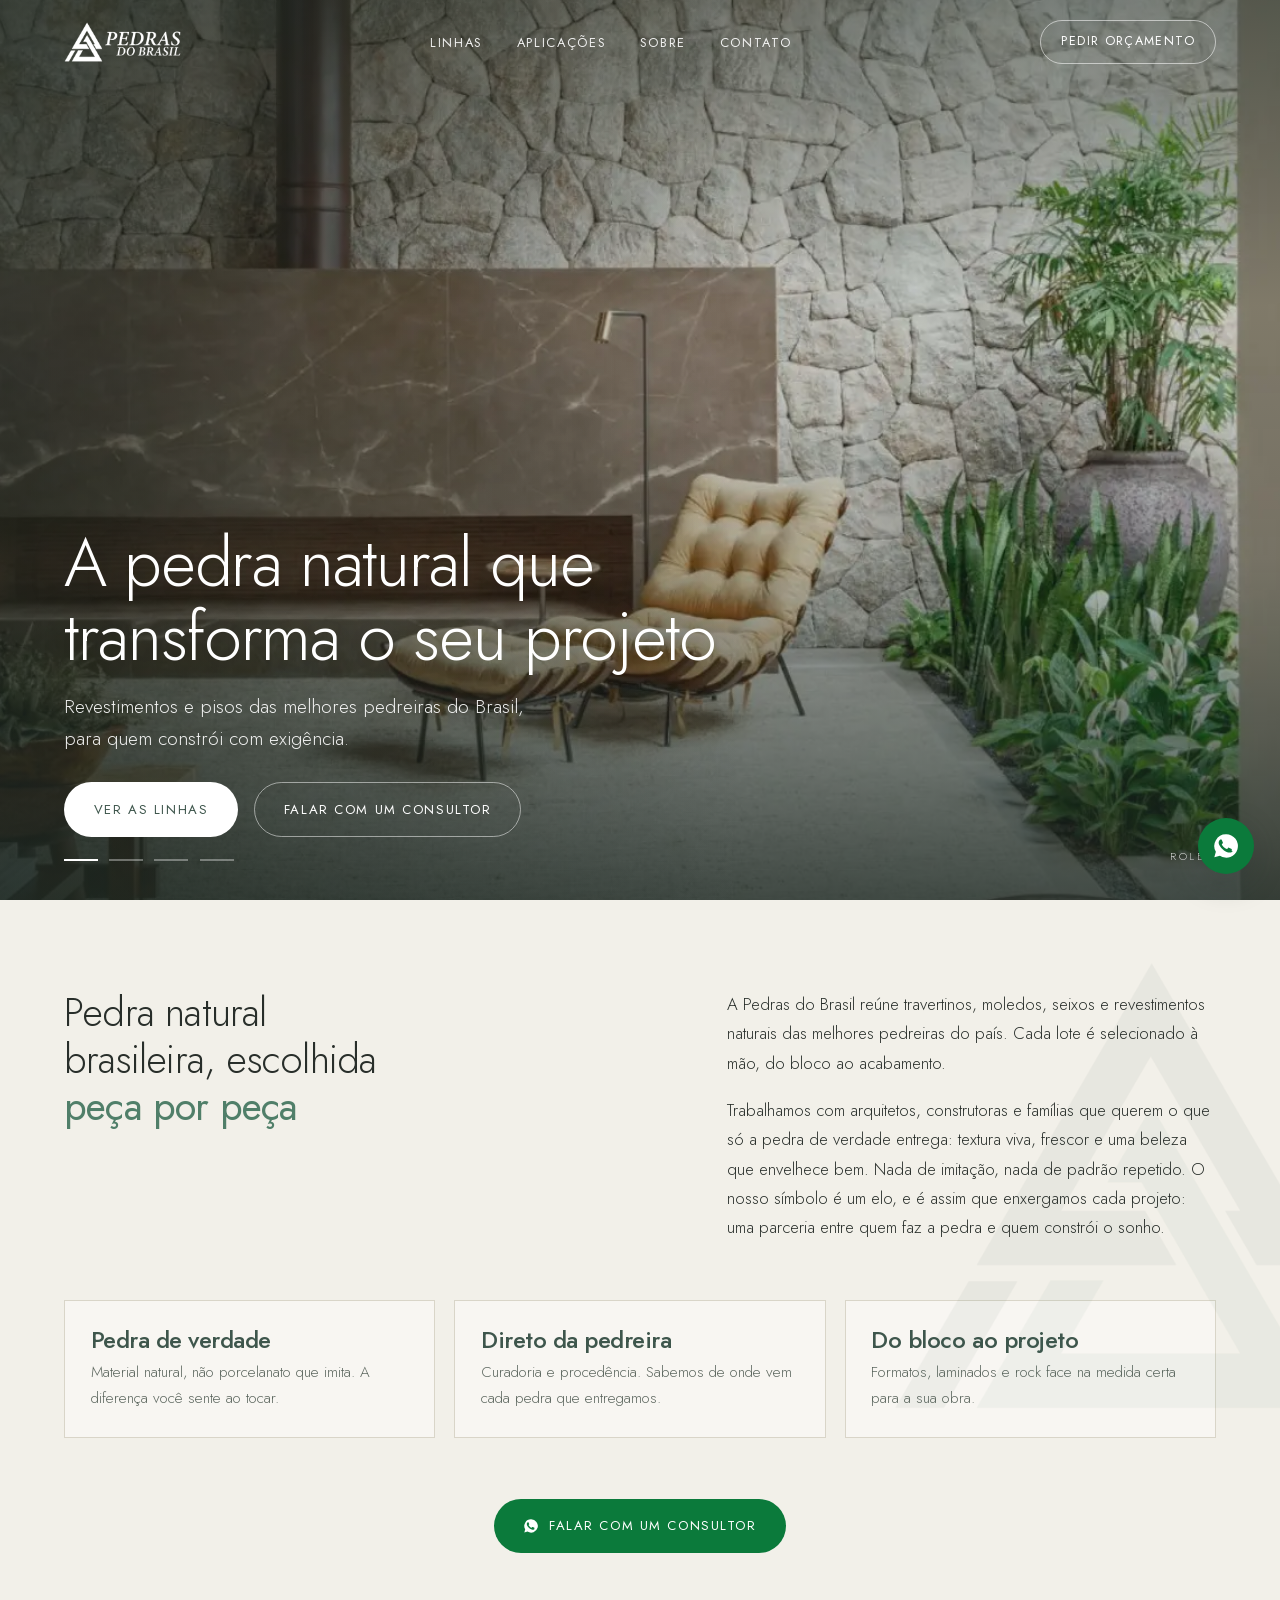
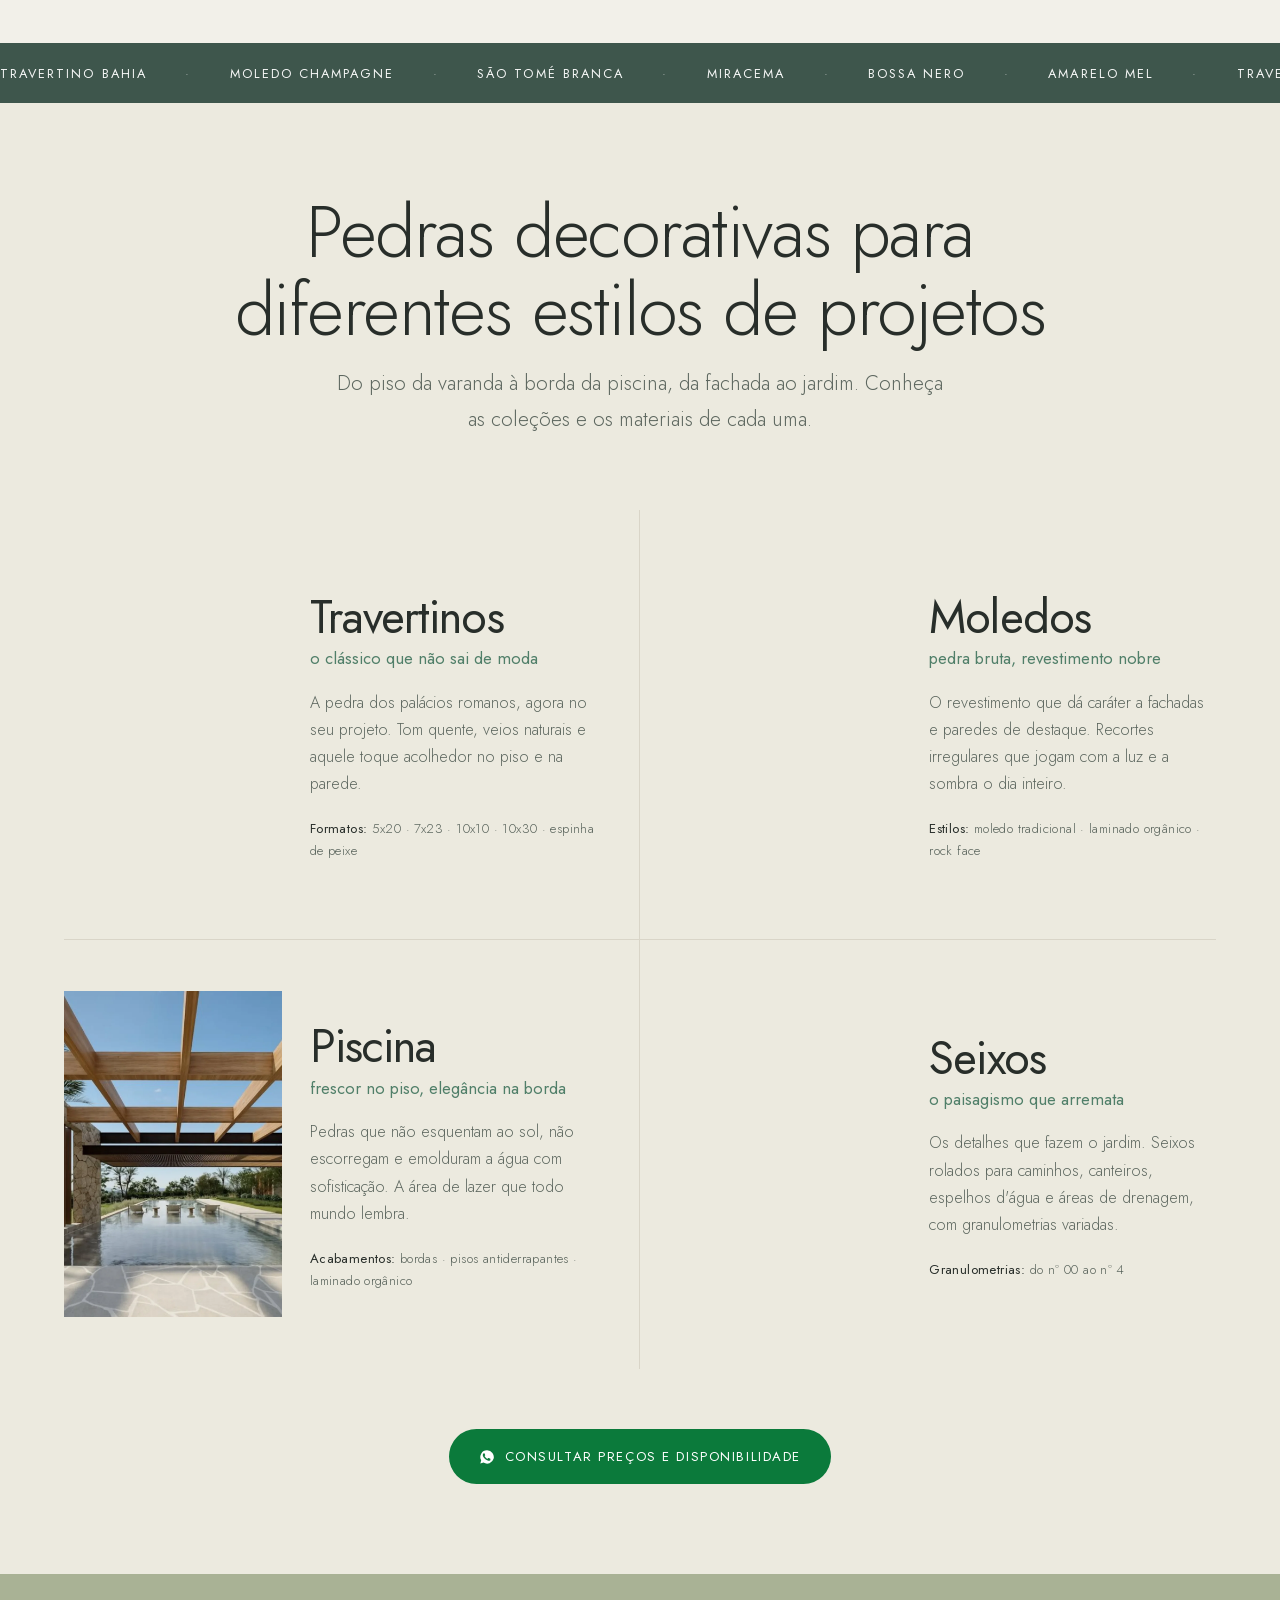
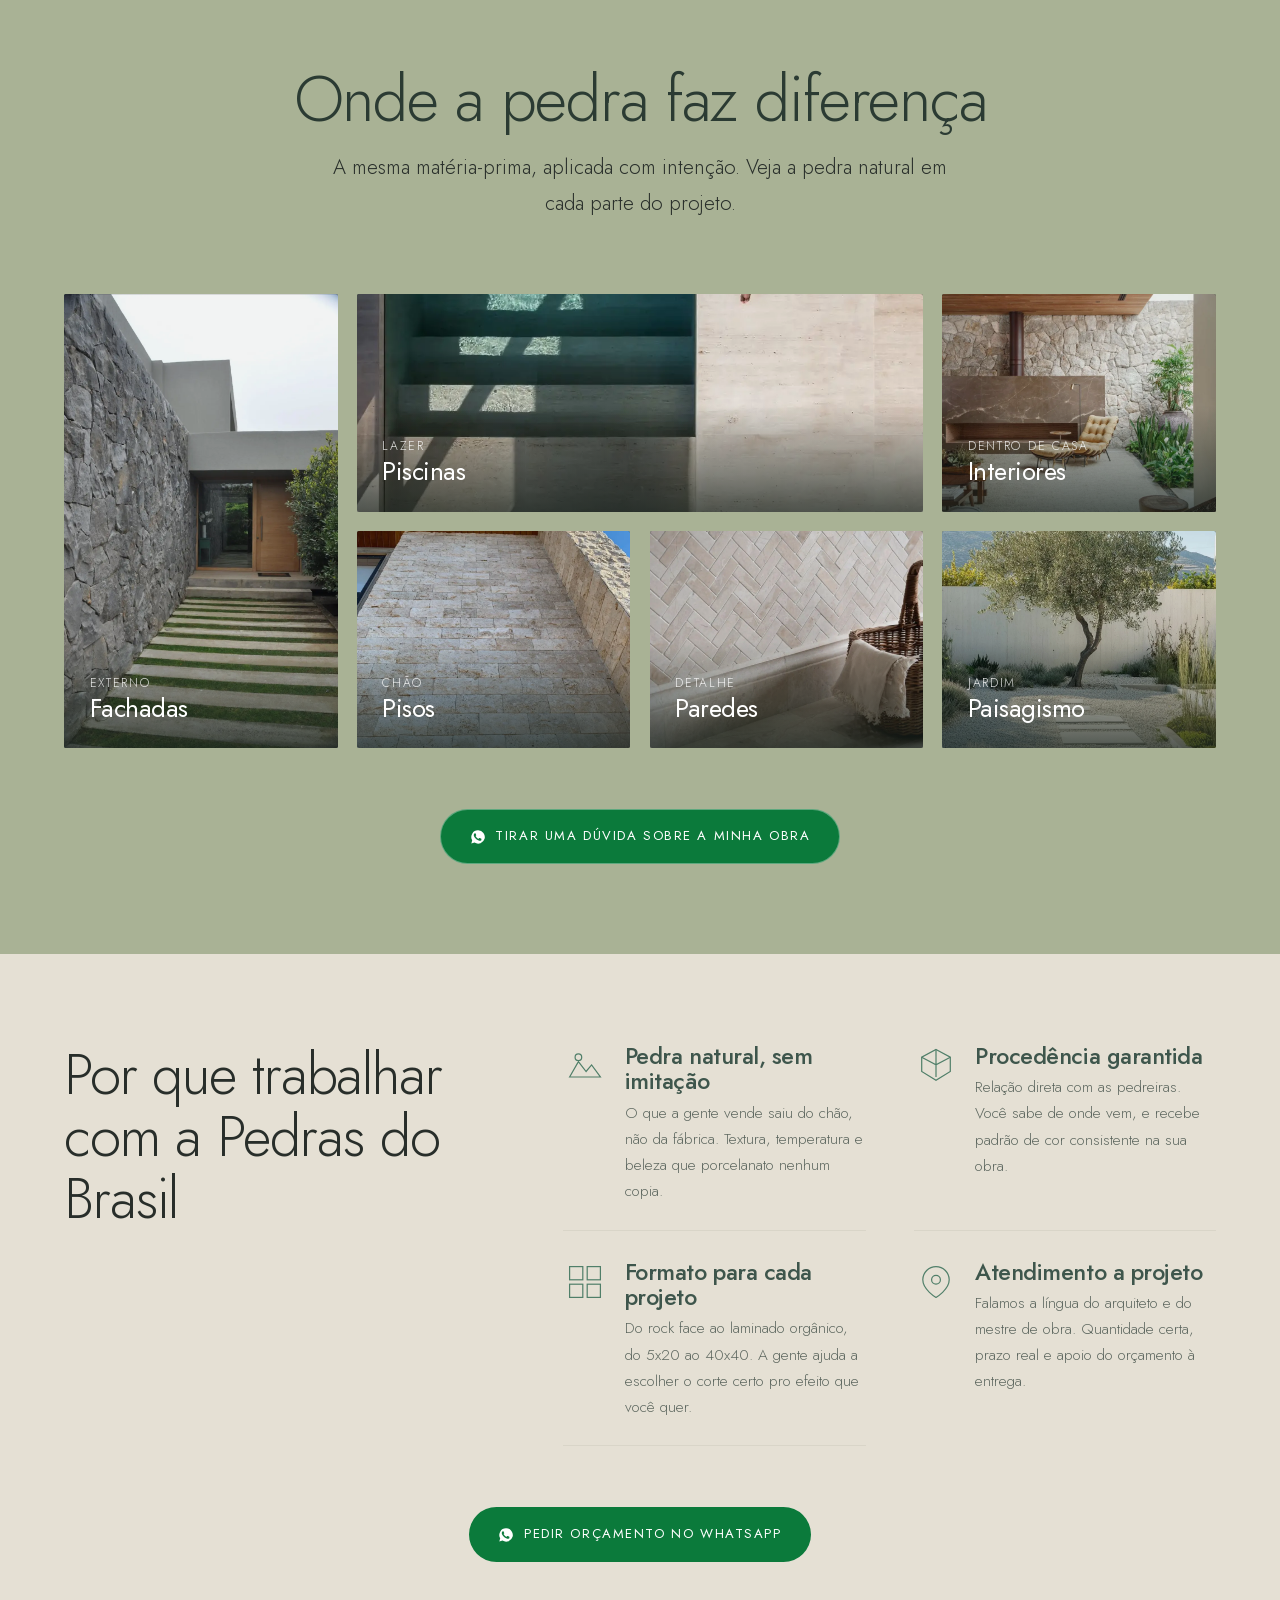
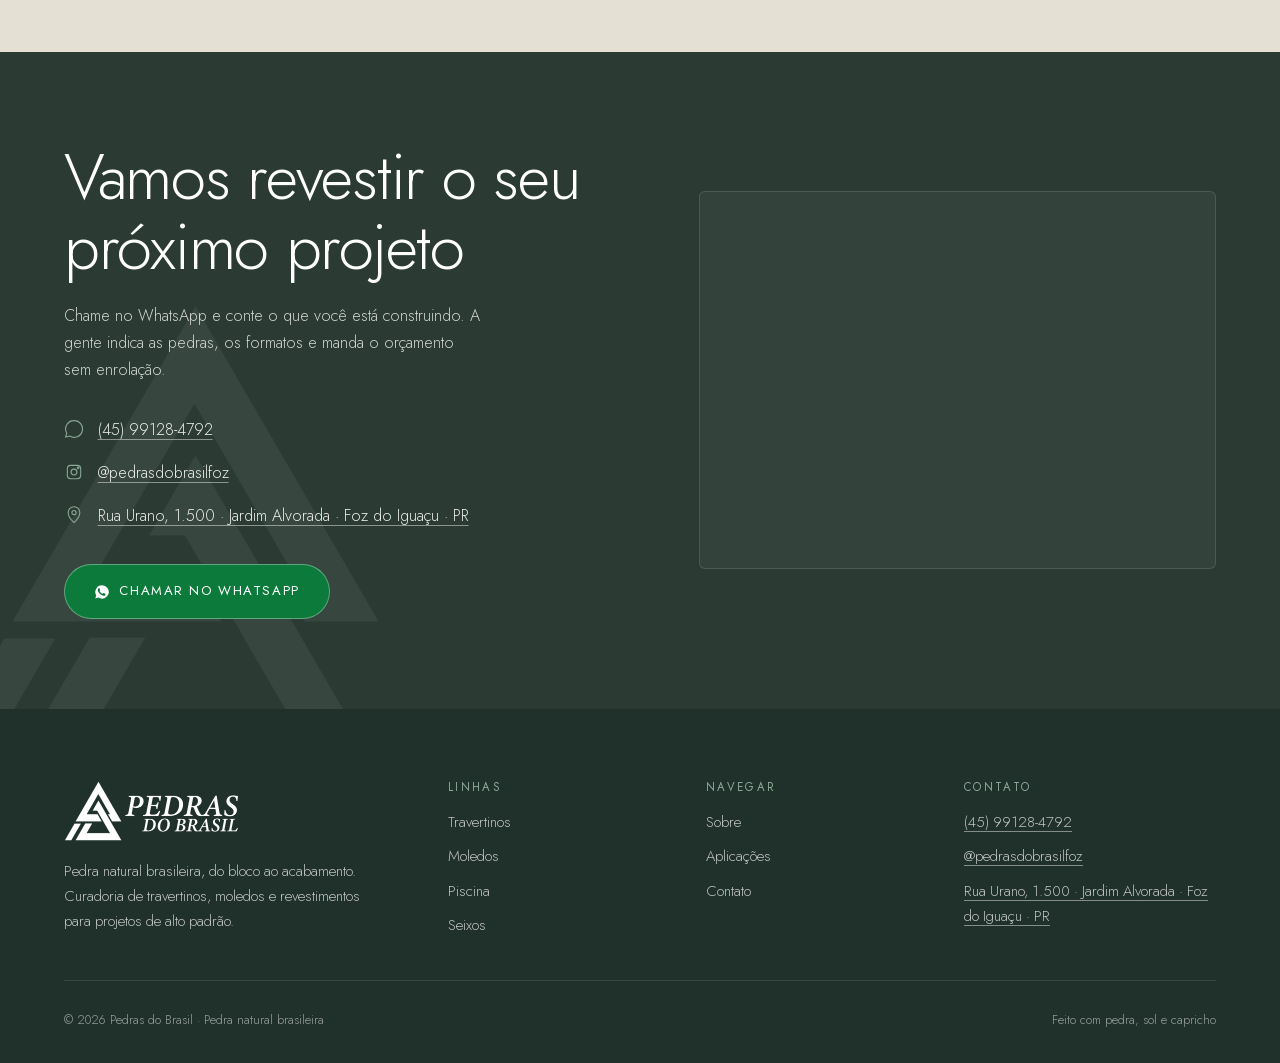
<file: index.html>
<!DOCTYPE html>
<html lang="pt-BR">
<head>
<meta charset="UTF-8">
<meta name="viewport" content="width=device-width, initial-scale=1">
<script>document.documentElement.className='js';</script>
<!-- Google Tag Manager -->
<script>(function(w,d,s,l,i){w[l]=w[l]||[];w[l].push({'gtm.start':
new Date().getTime(),event:'gtm.js'});var f=d.getElementsByTagName(s)[0],
j=d.createElement(s),dl=l!='dataLayer'?'&l='+l:'';j.async=true;j.src=
'https://www.googletagmanager.com/gtm.js?id='+i+dl;f.parentNode.insertBefore(j,f);
})(window,document,'script','dataLayer','GTM-MQ7HWKQK');</script>
<!-- End Google Tag Manager -->
<!-- Meta Pixel Code -->
<script>
!function(f,b,e,v,n,t,s)
{if(f.fbq)return;n=f.fbq=function(){n.callMethod?
n.callMethod.apply(n,arguments):n.queue.push(arguments)};
if(!f._fbq)f._fbq=n;n.push=n;n.loaded=!0;n.version='2.0';
n.queue=[];t=b.createElement(e);t.async=!0;
t.src=v;s=b.getElementsByTagName(e)[0];
s.parentNode.insertBefore(t,s)}(window, document,'script',
'https://connect.facebook.net/en_US/fbevents.js');
fbq('init', '1775236810333602');
fbq('track', 'PageView');
</script>
<noscript><img height="1" width="1" style="display:none"
src="https://www.facebook.com/tr?id=1775236810333602&ev=PageView&noscript=1"
/></noscript>
<!-- End Meta Pixel Code -->
<title>Pedras do Brasil · Revestimentos e pisos em pedra natural</title>
<meta name="description" content="Travertinos, moledos, revestimentos para piscina, calçadas e seixos em pedra natural brasileira. Curadoria de pedras das melhores pedreiras do país para projetos de alto padrão.">
<meta name="theme-color" content="#3e564c">
<link rel="icon" href="favicon.ico?v=4" sizes="any">
<link rel="icon" href="favicon-256.png?v=4" type="image/png">
<link rel="apple-touch-icon" href="favicon-256.png?v=4">

<!-- Fontes self-hosted -->
<link rel="preload" href="assets/fonts/jost-latin.woff2" as="font" type="font/woff2" crossorigin>
<link rel="preload" as="image" href="assets/img/hero-1-varanda.webp" fetchpriority="high">

<meta property="og:type" content="website">
<meta property="og:title" content="Pedras do Brasil · Pedra natural para projetos de alto padrão">
<meta property="og:description" content="Travertinos, moledos, piscina, calçadas e seixos em pedra natural brasileira.">
<meta property="og:image" content="assets/img/hero-1-varanda.webp">

<style>
/* fonte self-hosted (Jost variável, latin + latin-ext) */
@font-face{font-family:'Jost';font-style:normal;font-weight:300 500;font-display:swap;src:url('assets/fonts/jost-latinext.woff2') format('woff2');unicode-range:U+0100-02BA,U+02BD-02C5,U+02C7-02CC,U+02CE-02D7,U+02DD-02FF,U+0304,U+0308,U+0329,U+1D00-1DBF,U+1E00-1E9F,U+1EF2-1EFF,U+2020,U+20A0-20AB,U+20AD-20C0,U+2113,U+2C60-2C7F,U+A720-A7FF;}
@font-face{font-family:'Jost';font-style:normal;font-weight:300 500;font-display:swap;src:url('assets/fonts/jost-latin.woff2') format('woff2');unicode-range:U+0000-00FF,U+0131,U+0152-0153,U+02BB-02BC,U+02C6,U+02DA,U+02DC,U+0304,U+0308,U+0329,U+2000-206F,U+2074,U+20AC,U+2122,U+2191,U+2193,U+2212,U+2215,U+FEFF,U+FFFD;}
:root{
  --verde-900:#2b3b33; --verde-800:#3e564c; --verde-700:#465f54; --verde-600:#507f69; --verde-400:#8aa798;
  /* verde do WhatsApp: os botoes de conversa saem do verde da marca e assumem
     o verde do app. E o tom escuro da paleta dele, o unico que sustenta texto
     branco em AA; o #25D366 puro daria 2:1 e o rotulo sumiria no sol. */
  --wa:#0b7a3b; --wa-hover:#096330;
  --verde-bambu:#a9b295; --bambu-texto:#282e2a;
  --areia:#f2f0e9; --areia-2:#eceadf; --pedra:#e5e0d4; --linha:#d9d5c8;
  --tinta:#282e2a; --tinta-suave:#5d675f; --branco:#fbfaf6;
  --serif:'Jost','Helvetica Neue',Arial,sans-serif;
  --sans:'Jost','Helvetica Neue',Arial,sans-serif;
  --ease:cubic-bezier(.22,.61,.36,1);
  --gut:clamp(1.25rem,5vw,5.5rem);
  --maxw:1360px;
}
*{margin:0;padding:0;box-sizing:border-box}
/* o hidden só no body não segura o arrasto lateral no Safari do iPhone: quem
   rola o documento lá é o html. clip prende de verdade, sem criar contexto de
   rolagem que quebraria o position:sticky do cabeçalho. */
html{-webkit-text-size-adjust:100%;scroll-behavior:smooth;overflow-x:clip}
body{
  font-family:var(--sans); font-weight:300; color:var(--tinta); background:var(--areia);
  line-height:1.7; -webkit-font-smoothing:antialiased; text-rendering:optimizeLegibility;
  overflow-x:hidden; overflow-x:clip; /* hidden é o fallback de quem não tem clip */
}
img{display:block;max-width:100%;height:auto}
a{color:inherit;text-decoration:none}
::selection{background:var(--verde-600);color:#fff}
.container{width:100%;max-width:var(--maxw);margin-inline:auto;padding-inline:var(--gut)}

/* tipografia base */
h1,h2,h3{font-family:var(--serif);font-weight:300;line-height:1.1;letter-spacing:-.02em}
.em{color:var(--verde-600);font-weight:400}
.label{font-family:var(--sans);font-weight:400;font-size:.7rem;letter-spacing:.26em;text-transform:uppercase}
.lead{font-size:clamp(1.05rem,1.6vw,1.28rem);line-height:1.75;color:var(--tinta-suave);font-weight:300}

/* ============ NAV ============ */
.nav{position:fixed;inset:0 0 auto 0;z-index:60;transition:background .5s var(--ease),box-shadow .5s var(--ease)}
.nav__in{display:flex;align-items:center;justify-content:space-between;height:84px}
.nav__brand{position:relative;display:inline-flex;line-height:0}
.nav__logo{height:40px;width:auto;transition:opacity .4s}
.nav__logo--dark{position:absolute;top:0;left:0;opacity:0}
.nav__links{display:flex;align-items:center;gap:2.1rem;list-style:none}
.nav__links a{font-family:var(--sans);font-weight:400;font-size:.8rem;letter-spacing:.13em;text-transform:uppercase;color:#fff;opacity:.9;transition:opacity .3s,color .3s;position:relative}
.nav__links a::after{content:"";position:absolute;left:0;bottom:-6px;height:1px;width:0;background:currentColor;transition:width .35s var(--ease)}
.nav__links a:hover{opacity:1}.nav__links a:hover::after{width:100%}
.nav__cta{font-family:var(--sans);font-weight:400;font-size:.78rem;letter-spacing:.11em;text-transform:uppercase;
  border:1px solid rgba(255,255,255,.55);color:#fff;padding:.62rem 1.25rem;border-radius:100px;transition:all .35s var(--ease)}
.nav__cta:hover{background:#fff;color:var(--verde-800);border-color:#fff}
.nav__burger{display:none;background:none;border:0;cursor:pointer;width:34px;height:24px;position:relative}
.nav__burger span{position:absolute;left:0;height:1.6px;width:100%;background:#fff;transition:.35s var(--ease)}
.nav__burger span:nth-child(1){top:3px}.nav__burger span:nth-child(2){top:11px}.nav__burger span:nth-child(3){top:19px}

/* nav sólida (scrolled) */
.nav.is-solid{background:var(--areia);box-shadow:0 1px 0 var(--linha)}
.nav.is-solid .nav__logo--light{opacity:0}
.nav.is-solid .nav__logo--dark{opacity:1}
.nav.is-solid .nav__links a{color:var(--tinta)}
.nav.is-solid .nav__cta{border-color:var(--verde-800);color:var(--verde-800)}
.nav.is-solid .nav__cta:hover{background:var(--verde-800);color:#fff}
.nav.is-solid .nav__burger span{background:var(--verde-800)}

/* ============ HERO ============ */
.hero{position:relative;height:100svh;min-height:600px;overflow:hidden;background:var(--verde-900)}
.hero__slides{position:absolute;inset:0}
.hero__slide{position:absolute;inset:0;opacity:0;transition:opacity 1.4s var(--ease)}
.hero__slide.is-active{opacity:1}
.hero__img{width:100%;height:100%;object-fit:cover;transform:scale(1.04)}
.hero.kb .hero__slide.is-active .hero__img{transform:scale(1.12);transition:transform 7s linear}
.hero__scrim{position:absolute;inset:0;
  background:linear-gradient(180deg,rgba(31,43,37,.55) 0%,rgba(31,43,37,.18) 34%,rgba(31,43,37,.30) 62%,rgba(28,39,33,.82) 100%)}
.hero__scrim::after{content:"";position:absolute;inset:0;background:linear-gradient(90deg,rgba(28,39,33,.55),transparent 58%)}
.hero__wrap{position:absolute;inset:auto 0 0 0;padding-bottom:clamp(3rem,7vh,6rem)}
.hero__leads{position:relative;display:grid}
.hero__lead{grid-area:1/1;opacity:0;transform:translateY(22px);transition:opacity 1s var(--ease),transform 1.1s var(--ease);pointer-events:none}
.hero__lead.is-active{opacity:1;transform:none;pointer-events:auto}
.hero__title{color:#fff;font-weight:300;font-size:clamp(2.5rem,5.3vw,5.2rem);max-width:26ch;text-wrap:balance;text-shadow:0 2px 40px rgba(20,28,24,.35)}
.hero__sub{color:rgba(255,255,255,.92);font-size:clamp(1rem,1.5vw,1.26rem);font-weight:300;max-width:44ch;margin-top:1rem}
.hero__actions{display:flex;flex-wrap:wrap;gap:1rem;margin-top:1.7rem;align-items:center}
.btn{font-family:var(--sans);font-weight:400;font-size:.82rem;letter-spacing:.12em;text-transform:uppercase;
  display:inline-flex;align-items:center;gap:.6rem;padding:.95rem 1.8rem;border-radius:100px;transition:all .38s var(--ease);cursor:pointer;border:1px solid transparent}
.btn--solid{background:#fff;color:var(--verde-800)}
.btn--solid:hover{background:var(--verde-600);color:#fff}
.btn--ghost{border-color:rgba(255,255,255,.5);color:#fff}
.btn--ghost:hover{background:rgba(255,255,255,.1);border-color:#fff}
.btn--wa{background:var(--wa);color:#fff}
.btn--wa:hover{background:var(--wa-hover)}
.btn svg{width:16px;height:16px;flex:none}

/* ---- chamada de WhatsApp ao fim de cada secao ---- */
.sec-cta{display:flex;justify-content:center;margin-top:clamp(2.4rem,5vw,3.8rem)}
/* no desktop o container da secao de linhas vira grid de duas colunas; sem
   isto o botao cairia dentro da primeira coluna em vez de centralizar */
.linhas .container>.sec-cta{grid-column:1/-1}
/* nas faixas escuras o botao precisa de um contorno claro para nao encostar
   no fundo */
.contato .btn--wa,.aplic .sec-cta .btn--wa{border-color:rgba(255,255,255,.34)}

/* ---- botao flutuante ---- */
.wa-float{position:fixed;right:clamp(14px,2.2vw,26px);bottom:clamp(14px,2.2vw,26px);z-index:70;
  width:56px;height:56px;border-radius:50%;background:var(--wa);display:grid;place-items:center;
  box-shadow:0 10px 30px rgba(40,46,42,.28);transition:transform .28s var(--ease),background .28s var(--ease)}
.wa-float:hover{transform:scale(1.06);background:var(--wa-hover)}
.wa-float svg{width:28px;height:28px;fill:#fff}
@media (prefers-reduced-motion:reduce){.wa-float{transition:none}}
.hero__foot{position:absolute;left:0;right:0;bottom:clamp(1.4rem,3vh,2.2rem);display:flex;align-items:center;justify-content:space-between}
.hero__dots{display:flex;gap:.7rem;list-style:none}
.hero__dots button{width:34px;height:2px;background:rgba(255,255,255,.35);border:0;padding:0;cursor:pointer;position:relative;overflow:hidden}
.hero__dots button::after{content:"";position:absolute;inset:0;width:0;background:#fff}
.hero__dots li.is-active button::after{width:100%;transition:width 6s linear}
.hero__scroll{color:rgba(255,255,255,.8);font-size:.68rem;letter-spacing:.24em;text-transform:uppercase;display:flex;align-items:center;gap:.6rem}
.hero__scroll span{display:block;width:1px;height:34px;background:linear-gradient(#fff,transparent);animation:drop 2.2s var(--ease) infinite}
@keyframes drop{0%{transform:scaleY(0);transform-origin:top}45%{transform:scaleY(1);transform-origin:top}55%{transform:scaleY(1);transform-origin:bottom}100%{transform:scaleY(0);transform-origin:bottom}}

/* ============ reveal ============ */
.rv{opacity:1}
html.js .rv{opacity:0;transform:translateY(30px);transition:opacity 1s var(--ease),transform 1.1s var(--ease)}
html.js .rv.in{opacity:1;transform:none}
.rv-d1{transition-delay:.08s}.rv-d2{transition-delay:.16s}.rv-d3{transition-delay:.24s}.rv-d4{transition-delay:.32s}

/* ============ MARCA / INTRO ============ */
.section{padding-block:clamp(4.5rem,10vh,9rem)}
section[id]{scroll-margin-top:88px}
.marca{position:relative;background:var(--areia)}
.marca__sym{position:absolute;right:-4%;top:8%;width:min(38vw,440px);opacity:.05;pointer-events:none}
.marca__grid{display:grid;grid-template-columns:1fr;gap:clamp(1.4rem,4vw,3.5rem);position:relative}
.marca__head{max-width:none}
.marca__head h2{font-size:clamp(1.9rem,3.1vw,3rem);font-weight:300;line-height:1.18;letter-spacing:-.02em;max-width:26ch;text-wrap:balance}
.marca__body{max-width:62ch}
.marca__body p{font-size:1.05rem;line-height:1.75}
.marca__body p+p{margin-top:1.1rem}
/* no celular os tres pilares empilham. em tres colunas de ~110px, palavras
   como "procedencia" e "porcelanato" nao cabem e, como 1fr nao encolhe abaixo
   do conteudo minimo, o grid empurrava a largura da pagina inteira: era o que
   fazia o site deslizar de lado ao rolar. minmax(0,1fr) fecha essa porta. */
.pillars{display:grid;grid-template-columns:1fr;gap:clamp(1.2rem,3vw,2.6rem);margin-top:clamp(2.2rem,5vw,3.6rem);border-top:1px solid var(--linha);padding-top:clamp(1.8rem,4vw,2.8rem)}
@media(min-width:620px){.pillars{grid-template-columns:repeat(3,minmax(0,1fr))}}
.pillar h3{font-size:1.5rem;font-weight:500;color:var(--verde-800)}
.pillar p{font-size:.95rem;color:var(--tinta-suave);margin-top:.4rem}
@media(min-width:760px){
  .pillars{border-top:none;padding-top:0;gap:clamp(1rem,1.5vw,1.4rem)}
  .pillar{border:1px solid var(--linha);border-radius:0;padding:clamp(1.5rem,2vw,2.1rem);background:rgba(255,255,255,.4)}
}
@media(min-width:900px){
  .marca__grid{grid-template-columns:1.25fr 1fr;align-items:start}
  /* quebra controlada em 3 linhas no desktop */
  .marca__head h2{max-width:none;text-wrap:initial}
  .marca__head h2 .ln{display:block}
}

/* ============ LINHAS ============ */
.linhas{background:var(--areia-2)}
.sec-head{max-width:var(--maxw);margin-inline:auto;padding-inline:var(--gut);margin-bottom:clamp(2.5rem,6vw,4.5rem)}
.sec-head h2{font-size:clamp(2.2rem,5vw,4.2rem);font-weight:300;max-width:15ch}
.sec-head p{margin-top:1rem;max-width:52ch}
#linhas .sec-head h2{max-width:none;font-size:clamp(2.4rem,5.6vw,4.8rem)}
/* título + subtítulo centralizados (só o cabeçalho da seção) */
.sec-head--center{text-align:center}
.sec-head--center h2{max-width:22ch;margin-inline:auto;text-wrap:balance}
.sec-head--center p{margin-inline:auto}
#linhas .sec-head--center h2{max-width:24ch}
/* crossfade estático de fotos dentro de cada linha */
.xfade{position:relative;width:100%;aspect-ratio:2/3;overflow:hidden}
.xfade img{position:absolute;inset:0;width:100%;height:100%;object-fit:cover;opacity:0;
  animation:xfade 13.5s var(--ease) infinite}
.xfade img:nth-child(1){animation-delay:0s}
.xfade img:nth-child(2){animation-delay:4.5s}
.xfade img:nth-child(3){animation-delay:9s}
@keyframes xfade{0%{opacity:1}30%{opacity:1}35%{opacity:0}95%{opacity:0}100%{opacity:1}}
@media(prefers-reduced-motion:reduce){
  .xfade img{animation:none;opacity:0}
  .xfade img:nth-child(1){opacity:1}
}
.linha{display:grid;grid-template-columns:1fr;gap:clamp(1.5rem,4vw,4rem);align-items:center;padding-block:clamp(2rem,5vw,4rem)}
.linha+.linha{border-top:1px solid var(--linha)}
.linha__media{position:relative;overflow:hidden;border-radius:0}
.linha__media img{width:100%;aspect-ratio:2/3;object-fit:cover;transition:transform 1.4s var(--ease)}
.linha:hover .linha__media img{transform:scale(1.05)}
.linha__num{font-family:var(--sans);font-weight:300;font-size:.8rem;letter-spacing:.2em;color:var(--verde-600)}
.linha__name{font-size:clamp(2rem,3.6vw,3.1rem);font-weight:400;margin:.35rem 0 .1rem}
.linha__tag{font-family:var(--sans);font-weight:400;font-size:1.05rem;color:var(--verde-600);margin-bottom:1rem}
.linha__desc{max-width:46ch;color:var(--tinta-suave);font-size:1rem}
.linha__mats{display:flex;flex-wrap:wrap;gap:.5rem;margin-top:1.4rem}
.chip{font-family:var(--sans);font-weight:300;font-size:.78rem;letter-spacing:.02em;color:var(--verde-800);
  border:1px solid var(--linha);border-radius:100px;padding:.34rem .85rem;background:rgba(255,255,255,.5);transition:.3s}
.chip:hover{border-color:var(--verde-600);color:var(--verde-700)}
.linha__meta{margin-top:1.3rem;font-size:.82rem;letter-spacing:.03em;color:var(--tinta-suave)}
.linha__meta b{font-weight:400;color:var(--tinta)}
@media(min-width:860px){
  .linha{grid-template-columns:1fr 1fr;gap:clamp(3rem,5vw,5.5rem)}
  /* foto estreita, encostada na margem externa da seção */
  .linha__media{width:100%;max-width:clamp(230px,20vw,300px);justify-self:start}
  .linha:nth-child(even) .linha__media{order:2;justify-self:end}
}
/* xadrez 2x2 no desktop: travertinos|moledos em cima, piscina|seixos embaixo */
@media(min-width:1040px){
  .linhas .container{display:grid;grid-template-columns:1fr 1fr;gap:0}
  .linha+.linha{border-top:none}
  .linha{grid-template-columns:clamp(180px,17vw,248px) minmax(0,1fr);
    gap:clamp(1.4rem,2.2vw,2.2rem);align-items:center;padding-block:clamp(2.4rem,4vw,3.6rem)}
  /* foto sempre à esquerda dentro da célula */
  .linha__media,.linha:nth-child(even) .linha__media{width:100%;max-width:none;order:0;justify-self:stretch}
  .linha:nth-child(odd){border-right:1px solid var(--linha);padding-right:clamp(2rem,3.4vw,3.6rem)}
  .linha:nth-child(even){padding-left:clamp(2rem,3.4vw,3.6rem)}
  .linha:nth-child(-n+2){border-bottom:1px solid var(--linha)}
  .linha__desc{max-width:none}
}

/* ============ AMOSTRAS ============ */
.amostras{background:var(--verde-800);color:#fff;position:relative;overflow:hidden}
.amostras .sec-head h2{color:#fff}
.amostras .sec-head p{color:rgba(255,255,255,.72)}
.swgrid{display:grid;grid-template-columns:repeat(2,1fr);gap:clamp(.9rem,2.2vw,1.8rem)}
.sw{position:relative}
.sw__disc{aspect-ratio:1;border-radius:50%;overflow:hidden;box-shadow:0 20px 50px rgba(0,0,0,.28);position:relative}
.sw__disc img{width:100%;height:100%;object-fit:cover;transition:transform 1.2s var(--ease)}
.sw:hover .sw__disc img{transform:scale(1.09)}
.sw__disc.is-tone{display:block}
.sw__name{text-align:center;margin-top:.9rem;font-family:var(--serif);font-size:1.12rem;font-weight:400;white-space:nowrap}
.sw__type{text-align:center;font-family:var(--sans);font-weight:300;font-size:.72rem;letter-spacing:.16em;text-transform:uppercase;color:var(--verde-400);margin-top:.15rem}
.amostras__note{margin-top:clamp(2.4rem,5vw,3.6rem);display:flex;flex-wrap:wrap;gap:1.2rem;align-items:center;justify-content:space-between;border-top:1px solid rgba(255,255,255,.16);padding-top:2rem}
.amostras__note p{font-family:var(--sans);font-weight:300;font-size:clamp(1.15rem,2vw,1.6rem);max-width:26ch;line-height:1.4}
@media(min-width:760px){.swgrid{grid-template-columns:repeat(5,1fr)}}

/* ============ APLICAÇÕES ============ */
.aplic{background:var(--verde-bambu);position:relative;overflow:hidden}
.aplic .sec-head h2{color:var(--verde-900)}
.aplic .sec-head p{color:var(--bambu-texto)}
.aplic__grid{display:grid;grid-template-columns:repeat(2,1fr);gap:clamp(.7rem,1.6vw,1.2rem)}
.apl{position:relative;overflow:hidden;border-radius:2px;background:var(--verde-900)}
.apl img{width:100%;height:100%;object-fit:cover;transition:transform 1.5s var(--ease);opacity:.94}
.apl:hover img{transform:scale(1.06);opacity:1}
.apl__cap{position:absolute;left:0;bottom:0;right:0;padding:clamp(1rem,2vw,1.6rem);
  background:linear-gradient(transparent,rgba(24,34,29,.72));color:#fff}
.apl__cap h3{font-size:clamp(1.3rem,2vw,1.9rem);font-weight:400}
.apl__cap span{font-size:.76rem;letter-spacing:.14em;text-transform:uppercase;color:rgba(255,255,255,.8);font-family:var(--sans);font-weight:300}
.apl{aspect-ratio:4/3}
@media(min-width:820px){
  .apl{aspect-ratio:auto}
  .aplic__grid{grid-template-columns:repeat(4,1fr);grid-auto-rows:clamp(155px,17vw,235px);
    grid-template-areas:"fac pis pis int" "fac pi2 par pai"}
  .apl--fac{grid-area:fac}.apl--pis{grid-area:pis}.apl--int{grid-area:int}
  .apl--pisos{grid-area:pi2}.apl--par{grid-area:par}.apl--pai{grid-area:pai}
}

/* ============ DIFERENCIAIS ============ */
.dif{background:var(--pedra)}
.dif__grid{display:grid;grid-template-columns:1fr;gap:clamp(1.6rem,4vw,3rem)}
.dif__head h2{font-size:clamp(2rem,4.4vw,3.6rem);font-weight:300;max-width:14ch}
.dif__items{display:grid;grid-template-columns:1fr;gap:1.6rem}
.dif__item{display:flex;gap:1.1rem;align-items:flex-start;padding-bottom:1.6rem;border-bottom:1px solid var(--linha)}
.dif__item:last-child{border-bottom:0}
.dif__ic{flex:none;width:44px;height:44px;color:var(--verde-600)}
.dif__ic svg{width:100%;height:100%;stroke:currentColor;stroke-width:1.1;fill:none}
.dif__item h3{font-size:1.45rem;font-weight:500;color:var(--verde-800)}
.dif__item p{font-size:.96rem;color:var(--tinta-suave);margin-top:.3rem;max-width:44ch}
@media(min-width:760px){.dif__items{grid-template-columns:1fr 1fr;gap:1.8rem 3rem}}
@media(min-width:1000px){.dif__grid{grid-template-columns:.8fr 1.2fr;gap:4rem;align-items:start}}

/* ============ CONTATO ============ */
.contato{background:var(--verde-900);color:#fff;position:relative;overflow:hidden}
.contato__sym{position:absolute;left:-6%;bottom:-10%;width:min(40vw,460px);opacity:.06;pointer-events:none}
.contato__grid{display:grid;grid-template-columns:1fr;gap:clamp(2.4rem,5vw,4.5rem);position:relative}
.contato__head h2{font-size:clamp(2.4rem,5vw,4.4rem);font-weight:300;max-width:14ch}
.contato__head p{margin-top:1.2rem;max-width:42ch;color:rgba(255,255,255,.78)}
.contato__info{margin-top:2rem;display:flex;flex-direction:column;gap:1rem}
.ci{display:flex;align-items:center;gap:.85rem;color:rgba(255,255,255,.9);font-size:1rem;font-weight:300}
.ci svg{width:20px;height:20px;stroke:var(--verde-400);stroke-width:1.3;fill:none;flex:none}
.ci a:hover{color:#fff}
/* contatos sublinhados pra ficar claro que são links */
.contato__info a,.footer__contato a{text-decoration:underline;text-decoration-thickness:1px;
  text-underline-offset:.26em;text-decoration-color:rgba(255,255,255,.45);transition:text-decoration-color .3s,color .3s}
.contato__info a:hover,.footer__contato a:hover{text-decoration-color:currentColor}
.contato__cta{margin-top:2.2rem}
/* mapa no lugar do formulário: a moldura é a mesma que o formulário tinha,
   e o filtro assenta o cinza do Google no verde da seção */
/* altura em vez de aspect-ratio: com min-height a proporção fixa devolvia uma
   largura maior que a do container e o mapa estourava a tela no celular */
.mapa{border:1px solid rgba(255,255,255,.12);border-radius:6px;overflow:hidden;
  background:rgba(255,255,255,.04);height:clamp(280px,62vw,380px)}
.mapa iframe{width:100%;height:100%;border:0;display:block;
  filter:saturate(.75) contrast(1.02)}
@media(min-width:920px){.contato__grid{grid-template-columns:1.05fr .95fr;align-items:center}
  .mapa{height:clamp(360px,42vh,460px)}}

/* ============ FOOTER ============ */
.footer{background:#20302a;color:rgba(255,255,255,.72);padding-block:clamp(3rem,6vw,4.5rem) 2rem}
.footer__top{display:grid;grid-template-columns:1fr;gap:2.4rem;padding-bottom:2.6rem;border-bottom:1px solid rgba(255,255,255,.12)}
.footer__logo{height:60px;width:auto;margin-bottom:1.1rem}
.footer__col h3{font-family:var(--sans);font-weight:400;font-size:.72rem;letter-spacing:.2em;text-transform:uppercase;color:var(--verde-400);margin-bottom:1rem}
.footer__col ul{list-style:none;display:flex;flex-direction:column;gap:.6rem}
.footer__col a,.footer__col li{font-size:.92rem;font-weight:300}
.footer__col a:hover{color:#fff}
.footer__blurb{font-size:.92rem;font-weight:300;max-width:34ch;line-height:1.7}
.footer__bar{display:flex;flex-wrap:wrap;gap:1rem;justify-content:space-between;align-items:center;padding-top:1.8rem;font-size:.78rem;font-weight:300;color:rgba(255,255,255,.5)}
.footer__bar a{color:rgba(255,255,255,.5)}.footer__bar a:hover{color:#fff}
@media(min-width:760px){.footer__top{grid-template-columns:1.6fr 1fr 1fr 1.2fr;gap:3rem}}

/* marquee fino de nomes de pedra */
.strip{background:var(--verde-800);color:#fff;overflow:hidden;padding-block:1rem;white-space:nowrap}
.strip__track{display:inline-flex;gap:2.4rem;animation:marq 34s linear infinite;will-change:transform}
.strip span{font-family:var(--sans);font-weight:400;font-size:.8rem;letter-spacing:.16em;text-transform:uppercase;opacity:.95}
.strip span::after{content:"·";margin-left:2.4rem;opacity:.5}
@keyframes marq{to{transform:translateX(-50%)}}

/* mobile menu */
@media(max-width:900px){
  .nav__links,.nav__cta{display:none}
  .nav__burger{display:block}
  .mobile{position:fixed;inset:0;z-index:70;background:var(--verde-800);display:flex;flex-direction:column;justify-content:center;align-items:center;gap:1.6rem;
    opacity:0;visibility:hidden;transition:opacity .5s var(--ease),visibility .5s}
  .mobile.open{opacity:1;visibility:visible}
  .mobile a{color:#fff;font-family:var(--serif);font-size:2rem;font-weight:300}
  .mobile .btn{margin-top:1rem}
  .mobile__close{position:absolute;top:26px;right:var(--gut);background:none;border:0;color:#fff;font-size:2rem;cursor:pointer;line-height:1}
}
@media(min-width:901px){.mobile{display:none}}
@media(prefers-reduced-motion:reduce){*{animation-duration:.001s!important;transition-duration:.001s!important}}

/* celular: botões empilhados sempre na mesma largura (a do mais largo) */
@media (max-width:600px){
  .hero__actions{display:grid;grid-template-columns:minmax(0,max-content);width:fit-content;max-width:100%;}
  .hero__actions>*{width:100%;justify-content:center;text-align:center}
}
</style>
</head>
<body>
<!-- Google Tag Manager (noscript) -->
<noscript><iframe src="https://www.googletagmanager.com/ns.html?id=GTM-MQ7HWKQK"
height="0" width="0" style="display:none;visibility:hidden"></iframe></noscript>
<!-- End Google Tag Manager -->

<!-- ===================== NAV ===================== -->
<header class="nav" id="nav">
  <div class="container nav__in">
    <a href="#topo" class="nav__brand" aria-label="Pedras do Brasil">
      <img src="assets/img/logo-horizontal-branco.png" alt="Pedras do Brasil" class="nav__logo nav__logo--light" width="117" height="40">
      <img src="assets/img/logo-horizontal.png" alt="" aria-hidden="true" class="nav__logo nav__logo--dark" width="117" height="40">
    </a>
    <nav aria-label="Principal">
      <ul class="nav__links">
        <li><a href="#linhas">Linhas</a></li>
        <li hidden><a href="#amostras">Amostras</a></li>
        <li><a href="#aplicacoes">Aplicações</a></li>
        <li><a href="#marca">Sobre</a></li>
        <li><a href="#contato">Contato</a></li>
      </ul>
    </nav>
    <a href="#contato" class="nav__cta">Pedir orçamento</a>
    <button class="nav__burger" id="burger" aria-label="Abrir menu"><span></span><span></span><span></span></button>
  </div>
</header>

<div class="mobile" id="mobile">
  <button class="mobile__close" id="mclose" aria-label="Fechar menu">&times;</button>
  <a href="#linhas">Linhas</a>
  <a href="#amostras" hidden>Amostras</a>
  <a href="#aplicacoes">Aplicações</a>
  <a href="#marca">Sobre</a>
  <a href="#contato">Contato</a>
  <a href="#contato" class="btn btn--solid">Pedir orçamento</a>
</div>

<!-- ===================== HERO ===================== -->
<section class="hero" id="topo">
  <div class="hero__slides" id="slides">
    <div class="hero__slide is-active"><img src="assets/img/hero-1-varanda.webp" alt="Varanda revestida em moledo natural" class="hero__img" fetchpriority="high" width="1360" height="1700" style="object-position:center 55%"></div>
    <div class="hero__slide"><img data-src="assets/img/hero-2-fachada.webp" alt="Fachada em pedra natural bruta" class="hero__img" width="1300" height="1957" style="object-position:center 50%"></div>
    <div class="hero__slide"><img data-src="assets/img/hero-3-piscina.webp" alt="Borda de piscina em travertino" class="hero__img" width="1200" height="1801" style="object-position:center 40%"></div>
    <div class="hero__slide"><img data-src="assets/img/hero-4-travertino.webp" alt="Parede em travertino espinha de peixe" class="hero__img" width="1300" height="1508" style="object-position:center 45%"></div>
  </div>
  <div class="hero__scrim"></div>
  <div class="container hero__wrap">
    <div class="hero__leads" id="leads">
      <div class="hero__lead is-active">
        <h1 class="hero__title">A pedra natural que transforma o seu projeto</h1>
        <p class="hero__sub">Revestimentos e pisos das melhores pedreiras do Brasil, para quem constrói com exigência.</p>
      </div>
      <div class="hero__lead">
        <h1 class="hero__title">Fachadas com a força da pedra bruta</h1>
        <p class="hero__sub">Moledos e mosaicos que dão textura, sombra e presença à arquitetura.</p>
      </div>
      <div class="hero__lead">
        <h1 class="hero__title">A borda certa para a sua piscina</h1>
        <p class="hero__sub">Travertino e pedras naturais que ficam frescas ao pé e bonitas o ano inteiro.</p>
      </div>
      <div class="hero__lead">
        <h1 class="hero__title">Travertino, do piso à parede</h1>
        <p class="hero__sub">O tom quente da pedra em cada ambiente, do banho à área externa.</p>
      </div>
    </div>
    <div class="hero__actions">
      <a href="#linhas" class="btn btn--solid">Ver as linhas</a>
      <a href="obrigado.html?c=hero" class="btn btn--ghost">Falar com um consultor</a>
    </div>
  </div>
  <div class="container hero__foot">
    <ul class="hero__dots" id="dots"></ul>
    <div class="hero__scroll">Role<span></span></div>
  </div>
</section>

<!-- ===================== MARCA ===================== -->
<section class="section marca" id="marca">
  <img src="assets/img/simbolo.png" alt="" aria-hidden="true" class="marca__sym" width="440" height="452" loading="lazy">
  <div class="container marca__grid">
    <div class="marca__head rv">
      <h2><span class="ln">Pedra natural</span> <span class="ln">brasileira, escolhida</span> <span class="ln em">peça por peça</span></h2>
    </div>
    <div class="marca__body rv rv-d1">
      <p>A Pedras do Brasil reúne travertinos, moledos, seixos e revestimentos naturais das melhores pedreiras do país. Cada lote é selecionado à mão, do bloco ao acabamento.</p>
      <p>Trabalhamos com arquitetos, construtoras e famílias que querem o que só a pedra de verdade entrega: textura viva, frescor e uma beleza que envelhece bem. Nada de imitação, nada de padrão repetido. O nosso símbolo é um elo, e é assim que enxergamos cada projeto: uma parceria entre quem faz a pedra e quem constrói o sonho.</p>
    </div>
  </div>
  <div class="container">
    <div class="pillars">
      <div class="pillar rv rv-d1"><h3>Pedra de verdade</h3><p>Material natural, não porcelanato que imita. A diferença você sente ao tocar.</p></div>
      <div class="pillar rv rv-d2"><h3>Direto da pedreira</h3><p>Curadoria e procedência. Sabemos de onde vem cada pedra que entregamos.</p></div>
      <div class="pillar rv rv-d3"><h3>Do bloco ao projeto</h3><p>Formatos, laminados e rock face na medida certa para a sua obra.</p></div>
    </div>
    <div class="sec-cta rv"><a class="btn btn--wa" href="obrigado.html?c=consultor"><svg viewBox="0 0 24 24" fill="currentColor" aria-hidden="true"><path d="M12 2a10 10 0 00-8.7 15l-1.3 4.7 4.8-1.3A10 10 0 1012 2zm5.8 14.2c-.2.7-1.4 1.3-2 1.4-.5.1-1.2.1-1.9-.1-.4-.1-1-.3-1.8-.6-3-1.3-5-4.4-5.2-4.6-.1-.2-1.2-1.6-1.2-3s.7-2.1 1-2.4c.2-.3.5-.4.7-.4h.5c.2 0 .4 0 .6.5l.8 2c.1.1.1.3 0 .5l-.4.5-.3.3c-.1.1-.3.3-.1.6.2.3.8 1.3 1.7 2.1 1.2 1 2.1 1.4 2.4 1.5.3.1.5.1.6-.1l.7-.9c.2-.2.4-.2.6-.1l1.9.9c.3.1.5.2.5.3.1.2.1.7-.1 1.4z"/></svg>Falar com um consultor</a></div>
  </div>
</section>

<!-- marquee de pedras -->
<div class="strip" aria-hidden="true">
  <div class="strip__track">
    <span>Travertino Bahia</span><span>Moledo Champagne</span><span>São Tomé Branca</span><span>Miracema</span><span>Bossa Nero</span><span>Amarelo Mel</span><span>Travertino Romano</span><span>Rosê</span><span>Seixo Branco</span><span>Ardósia Grafite</span>
    <span>Travertino Bahia</span><span>Moledo Champagne</span><span>São Tomé Branca</span><span>Miracema</span><span>Bossa Nero</span><span>Amarelo Mel</span><span>Travertino Romano</span><span>Rosê</span><span>Seixo Branco</span><span>Ardósia Grafite</span>
  </div>
</div>

<!-- ===================== LINHAS ===================== -->
<section class="section linhas" id="linhas">
  <div class="sec-head sec-head--center rv">
    <h2>Pedras decorativas para diferentes estilos de projetos</h2>
    <p class="lead">Do piso da varanda à borda da piscina, da fachada ao jardim. Conheça as coleções e os materiais de cada uma.</p>
  </div>

  <div class="container">
    <!-- 1 travertinos -->
    <article class="linha rv">
      <div class="linha__media">
        <div class="xfade">
          <img src="assets/img/linha-travertinos-1.webp" alt="Parede em travertino rock face" loading="lazy" width="900" height="1350">
          <img src="assets/img/linha-travertinos-2.webp" alt="" aria-hidden="true" loading="lazy" width="900" height="1350">
          <img src="assets/img/linha-travertinos-3.webp" alt="" aria-hidden="true" loading="lazy" width="900" height="1350">
        </div>
      </div>
      <div class="linha__txt">
        <h3 class="linha__name">Travertinos</h3>
        <p class="linha__tag">o clássico que não sai de moda</p>
        <p class="linha__desc">A pedra dos palácios romanos, agora no seu projeto. Tom quente, veios naturais e aquele toque acolhedor no piso e na parede.</p>
        <p class="linha__meta"><b>Formatos:</b> 5x20 · 7x23 · 10x10 · 10x30 · espinha de peixe</p>
      </div>
    </article>

    <!-- 2 moledos -->
    <article class="linha rv">
      <div class="linha__media">
        <div class="xfade">
          <img src="assets/img/linha-moledos-1.webp" alt="Parede interna revestida em moledo" loading="lazy" width="900" height="1350">
          <img src="assets/img/linha-moledos-2.webp" alt="" aria-hidden="true" loading="lazy" width="900" height="1350">
          <img src="assets/img/linha-moledos-3.webp" alt="" aria-hidden="true" loading="lazy" width="900" height="1350">
        </div>
      </div>
      <div class="linha__txt">
        <h3 class="linha__name">Moledos</h3>
        <p class="linha__tag">pedra bruta, revestimento nobre</p>
        <p class="linha__desc">O revestimento que dá caráter a fachadas e paredes de destaque. Recortes irregulares que jogam com a luz e a sombra o dia inteiro.</p>
        <p class="linha__meta"><b>Estilos:</b> moledo tradicional · laminado orgânico · rock face</p>
      </div>
    </article>

    <!-- 3 piscina -->
    <article class="linha rv">
      <div class="linha__media"><img src="assets/img/linha-piscina-1.webp" alt="Piscina com borda em pedra natural" loading="lazy" width="900" height="1350"></div>
      <div class="linha__txt">
        <h3 class="linha__name">Piscina</h3>
        <p class="linha__tag">frescor no piso, elegância na borda</p>
        <p class="linha__desc">Pedras que não esquentam ao sol, não escorregam e emolduram a água com sofisticação. A área de lazer que todo mundo lembra.</p>
        <p class="linha__meta"><b>Acabamentos:</b> bordas · pisos antiderrapantes · laminado orgânico</p>
      </div>
    </article>

    <!-- 4 calçadas — OCULTO POR ORA (descomentar quando houver fotos) -->
    <!--
    <article class="linha rv">
      <div class="linha__media"><img src="assets/img/linha-calcadas.webp" alt="Piso externo em pedra natural com oliveira" loading="lazy" width="1000" height="1061"></div>
      <div class="linha__txt">
        <h3 class="linha__name">Calçadas &amp; Pisos</h3>
        <p class="linha__tag">o chão que conduz o olhar</p>
        <p class="linha__desc">Do passeio ao terraço, pisos naturais que aguentam o tempo e o trânsito sem perder a beleza. Cores para combinar com qualquer fachada.</p>
        <p class="linha__meta"><b>Formatos:</b> 11,5x23 · 15x30 · 40x40</p>
      </div>
    </article>
    -->


    <!-- 5 seixos -->
    <article class="linha rv">
      <div class="linha__media">
        <div class="xfade">
          <img src="assets/img/linha-seixos-1.webp" alt="Jardim com seixos rolados" loading="lazy" width="900" height="1350">
          <img src="assets/img/linha-seixos-2.webp" alt="" aria-hidden="true" loading="lazy" width="900" height="1350">
          <img src="assets/img/linha-seixos-3.webp" alt="" aria-hidden="true" loading="lazy" width="900" height="1350">
        </div>
      </div>
      <div class="linha__txt">
        <h3 class="linha__name">Seixos</h3>
        <p class="linha__tag">o paisagismo que arremata</p>
        <p class="linha__desc">Os detalhes que fazem o jardim. Seixos rolados para caminhos, canteiros, espelhos d'água e áreas de drenagem, com granulometrias variadas.</p>
        <p class="linha__meta"><b>Granulometrias:</b> do nº 00 ao nº 4</p>
      </div>
    </article>
  </div>
  <div class="container"><div class="sec-cta rv"><a class="btn btn--wa" href="obrigado.html?c=linhas"><svg viewBox="0 0 24 24" fill="currentColor" aria-hidden="true"><path d="M12 2a10 10 0 00-8.7 15l-1.3 4.7 4.8-1.3A10 10 0 1012 2zm5.8 14.2c-.2.7-1.4 1.3-2 1.4-.5.1-1.2.1-1.9-.1-.4-.1-1-.3-1.8-.6-3-1.3-5-4.4-5.2-4.6-.1-.2-1.2-1.6-1.2-3s.7-2.1 1-2.4c.2-.3.5-.4.7-.4h.5c.2 0 .4 0 .6.5l.8 2c.1.1.1.3 0 .5l-.4.5-.3.3c-.1.1-.3.3-.1.6.2.3.8 1.3 1.7 2.1 1.2 1 2.1 1.4 2.4 1.5.3.1.5.1.6-.1l.7-.9c.2-.2.4-.2.6-.1l1.9.9c.3.1.5.2.5.3.1.2.1.7-.1 1.4z"/></svg>Consultar preços e disponibilidade</a></div></div>
</section>

<!-- ===================== AMOSTRAS — OCULTA POR ORA (remover o hidden pra voltar) ===================== -->
<section class="section amostras" id="amostras" hidden>
  <div class="sec-head rv">
    <h2>As pedras da casa</h2>
    <p class="lead">Uma amostra do acervo. Toda pedra natural é única: cada peça chega com a variação de cor e veio que só a natureza faz.</p>
  </div>
  <div class="container">
    <div class="swgrid">
      <div class="sw rv"><div class="sw__disc"><img src="assets/textures/sw-travertino-rustico.webp" alt="Travertino Bahia rock face" loading="lazy" width="560" height="560"></div><p class="sw__name">Travertino Bahia</p><p class="sw__type">Rock Face</p></div>
      <div class="sw rv rv-d1"><div class="sw__disc"><img src="assets/textures/sw-travertino-liso.webp" alt="Travertino espinha de peixe" loading="lazy" width="560" height="560"></div><p class="sw__name">Travertino</p><p class="sw__type">Espinha de peixe</p></div>
      <div class="sw rv rv-d2"><div class="sw__disc"><img src="assets/textures/sw-moledo-branco.webp" alt="Moledo branco" loading="lazy" width="560" height="560"></div><p class="sw__name">Mármore Branco</p><p class="sw__type">Estilo moledo</p></div>
      <div class="sw rv rv-d3"><div class="sw__disc"><img src="assets/textures/sw-moledo-cinza.webp" alt="Moledo cinza Miracema" loading="lazy" width="560" height="560"></div><p class="sw__name">Miracema</p><p class="sw__type">Estilo moledo</p></div>
      <div class="sw rv rv-d4"><div class="sw__disc"><img src="assets/textures/sw-moledo-grafite.webp" alt="Moledo grafite Bossa Nero" loading="lazy" width="560" height="560"></div><p class="sw__name">Bossa Nero</p><p class="sw__type">Estilo moledo</p></div>
    </div>
    <div class="amostras__note rv">
      <p>O catálogo completo, com formatos e disponibilidade, vai direto pra você.</p>
      <a href="obrigado.html?c=catalogo" class="btn btn--wa" id="wa-catalogo">
        <svg viewBox="0 0 24 24" fill="currentColor" aria-hidden="true"><path d="M12 2a10 10 0 00-8.7 15l-1.3 4.7 4.8-1.3A10 10 0 1012 2zm5.8 14.2c-.2.7-1.4 1.3-2 1.4-.5.1-1.2.1-1.9-.1-.4-.1-1-.3-1.8-.6-3-1.3-5-4.4-5.2-4.6-.1-.2-1.2-1.6-1.2-3s.7-2.1 1-2.4c.2-.3.5-.4.7-.4h.5c.2 0 .4 0 .6.5l.8 2c.1.1.1.3 0 .5l-.4.5-.3.3c-.1.1-.3.3-.1.6.2.3.8 1.3 1.7 2.1 1.2 1 2.1 1.4 2.4 1.5.3.1.5.1.6-.1l.7-.9c.2-.2.4-.2.6-.1l1.9.9c.3.1.5.2.5.3.1.2.1.7-.1 1.4z"/></svg>
        Receber catálogo
      </a>
    </div>
  </div>
</section>

<!-- ===================== APLICAÇÕES ===================== -->
<section class="section aplic" id="aplicacoes">
  <div class="sec-head sec-head--center rv">
    <h2>Onde a pedra faz diferença</h2>
    <p class="lead">A mesma matéria-prima, aplicada com intenção. Veja a pedra natural em cada parte do projeto.</p>
  </div>
  <div class="container">
    <div class="aplic__grid">
      <figure class="apl apl--fac rv"><img src="assets/img/hero-2-fachada.webp" alt="Fachada em pedra" loading="lazy"><figcaption class="apl__cap"><span>Externo</span><h3>Fachadas</h3></figcaption></figure>
      <figure class="apl apl--pis rv rv-d1"><img src="assets/img/hero-3-piscina.webp" alt="Piscina em pedra" loading="lazy"><figcaption class="apl__cap"><span>Lazer</span><h3>Piscinas</h3></figcaption></figure>
      <figure class="apl apl--int rv rv-d2"><img src="assets/img/apl-interiores.webp" alt="Interiores em pedra" loading="lazy"><figcaption class="apl__cap"><span>Dentro de casa</span><h3>Interiores</h3></figcaption></figure>
      <figure class="apl apl--pisos rv rv-d1"><img src="assets/img/apl-pisos.webp" alt="Pisos em pedra" loading="lazy"><figcaption class="apl__cap"><span>Chão</span><h3>Pisos</h3></figcaption></figure>
      <figure class="apl apl--pai rv rv-d2"><img src="assets/img/linha-seixos.webp" alt="Paisagismo com seixos" loading="lazy"><figcaption class="apl__cap"><span>Jardim</span><h3>Paisagismo</h3></figcaption></figure>
      <figure class="apl apl--par rv rv-d3"><img src="assets/img/hero-4-travertino.webp" alt="Parede em travertino" loading="lazy"><figcaption class="apl__cap"><span>Detalhe</span><h3>Paredes</h3></figcaption></figure>
    </div>
    <div class="sec-cta rv"><a class="btn btn--wa" href="obrigado.html?c=obra"><svg viewBox="0 0 24 24" fill="currentColor" aria-hidden="true"><path d="M12 2a10 10 0 00-8.7 15l-1.3 4.7 4.8-1.3A10 10 0 1012 2zm5.8 14.2c-.2.7-1.4 1.3-2 1.4-.5.1-1.2.1-1.9-.1-.4-.1-1-.3-1.8-.6-3-1.3-5-4.4-5.2-4.6-.1-.2-1.2-1.6-1.2-3s.7-2.1 1-2.4c.2-.3.5-.4.7-.4h.5c.2 0 .4 0 .6.5l.8 2c.1.1.1.3 0 .5l-.4.5-.3.3c-.1.1-.3.3-.1.6.2.3.8 1.3 1.7 2.1 1.2 1 2.1 1.4 2.4 1.5.3.1.5.1.6-.1l.7-.9c.2-.2.4-.2.6-.1l1.9.9c.3.1.5.2.5.3.1.2.1.7-.1 1.4z"/></svg>Tirar uma dúvida sobre a minha obra</a></div>
  </div>
</section>

<!-- ===================== DIFERENCIAIS ===================== -->
<section class="section dif">
  <div class="container dif__grid">
    <div class="dif__head rv">
      <h2>Por que trabalhar com a Pedras do Brasil</h2>
    </div>
    <div class="dif__items">
      <div class="dif__item rv">
        <div class="dif__ic"><svg viewBox="0 0 40 40"><path d="M6 30l8-14 7 9 5-6 8 11z"/><circle cx="14" cy="12" r="3"/></svg></div>
        <div><h3>Pedra natural, sem imitação</h3><p>O que a gente vende saiu do chão, não da fábrica. Textura, temperatura e beleza que porcelanato nenhum copia.</p></div>
      </div>
      <div class="dif__item rv rv-d1">
        <div class="dif__ic"><svg viewBox="0 0 40 40"><path d="M20 5l13 7v13l-13 8-13-8V12z"/><path d="M20 5v25M7 12l13 7 13-7"/></svg></div>
        <div><h3>Procedência garantida</h3><p>Relação direta com as pedreiras. Você sabe de onde vem, e recebe padrão de cor consistente na sua obra.</p></div>
      </div>
      <div class="dif__item rv rv-d2">
        <div class="dif__ic"><svg viewBox="0 0 40 40"><rect x="6" y="6" width="12" height="12"/><rect x="22" y="6" width="12" height="12"/><rect x="6" y="22" width="12" height="12"/><rect x="22" y="22" width="12" height="12"/></svg></div>
        <div><h3>Formato para cada projeto</h3><p>Do rock face ao laminado orgânico, do 5x20 ao 40x40. A gente ajuda a escolher o corte certo pro efeito que você quer.</p></div>
      </div>
      <div class="dif__item rv rv-d3">
        <div class="dif__ic"><svg viewBox="0 0 40 40"><path d="M20 34s-12-7-12-16a12 12 0 0124 0c0 9-12 16-12 16z"/><circle cx="20" cy="18" r="4"/></svg></div>
        <div><h3>Atendimento a projeto</h3><p>Falamos a língua do arquiteto e do mestre de obra. Quantidade certa, prazo real e apoio do orçamento à entrega.</p></div>
      </div>
    </div>
  </div>
  <div class="container"><div class="sec-cta rv"><a class="btn btn--wa" href="obrigado.html?c=orcamento"><svg viewBox="0 0 24 24" fill="currentColor" aria-hidden="true"><path d="M12 2a10 10 0 00-8.7 15l-1.3 4.7 4.8-1.3A10 10 0 1012 2zm5.8 14.2c-.2.7-1.4 1.3-2 1.4-.5.1-1.2.1-1.9-.1-.4-.1-1-.3-1.8-.6-3-1.3-5-4.4-5.2-4.6-.1-.2-1.2-1.6-1.2-3s.7-2.1 1-2.4c.2-.3.5-.4.7-.4h.5c.2 0 .4 0 .6.5l.8 2c.1.1.1.3 0 .5l-.4.5-.3.3c-.1.1-.3.3-.1.6.2.3.8 1.3 1.7 2.1 1.2 1 2.1 1.4 2.4 1.5.3.1.5.1.6-.1l.7-.9c.2-.2.4-.2.6-.1l1.9.9c.3.1.5.2.5.3.1.2.1.7-.1 1.4z"/></svg>Pedir orçamento no WhatsApp</a></div></div>
</section>

<!-- ===================== CONTATO ===================== -->
<section class="section contato" id="contato">
  <img src="assets/img/simbolo-branco.png" alt="" aria-hidden="true" class="contato__sym" width="460" height="472" loading="lazy">
  <div class="container contato__grid">
    <div class="contato__head rv">
      <h2>Vamos revestir o seu próximo projeto</h2>
      <p>Chame no WhatsApp e conte o que você está construindo. A gente indica as pedras, os formatos e manda o orçamento sem enrolação.</p>
      <div class="contato__info">
        <div class="ci"><svg viewBox="0 0 24 24"><path d="M12 2a10 10 0 00-8.7 15l-1.3 4.7 4.8-1.3A10 10 0 1012 2z"/></svg><a href="obrigado.html?c=contato" id="wa-link">(45) 99128-4792</a></div>
        <div class="ci"><svg viewBox="0 0 24 24"><rect x="4" y="4" width="16" height="16" rx="4"/><circle cx="12" cy="12" r="3.5"/><circle cx="17" cy="7" r="1"/></svg><a href="https://instagram.com/pedrasdobrasilfoz" target="_blank" rel="noopener">@pedrasdobrasilfoz</a></div>
        <div class="ci"><svg viewBox="0 0 24 24"><path d="M12 21s-7-6-7-12a7 7 0 0114 0c0 6-7 12-7 12z"/><circle cx="12" cy="9" r="2.5"/></svg><a class="map-link" href="#" target="_blank" rel="noopener">Rua Urano, 1.500 · Jardim Alvorada · Foz do Iguaçu · PR</a></div>
      </div>
      <a class="btn btn--wa contato__cta" href="obrigado.html?c=contato">
        <svg viewBox="0 0 24 24" fill="currentColor" aria-hidden="true"><path d="M12 2a10 10 0 00-8.7 15l-1.3 4.7 4.8-1.3A10 10 0 1012 2zm5.8 14.2c-.2.7-1.4 1.3-2 1.4-.5.1-1.2.1-1.9-.1-.4-.1-1-.3-1.8-.6-3-1.3-5-4.4-5.2-4.6-.1-.2-1.2-1.6-1.2-3s.7-2.1 1-2.4c.2-.3.5-.4.7-.4h.5c.2 0 .4 0 .6.5l.8 2c.1.1.1.3 0 .5l-.4.5-.3.3c-.1.1-.3.3-.1.6.2.3.8 1.3 1.7 2.1 1.2 1 2.1 1.4 2.4 1.5.3.1.5.1.6-.1l.7-.9c.2-.2.4-.2.6-.1l1.9.9c.3.1.5.2.5.3.1.2.1.7-.1 1.4z"/></svg>
        Chamar no WhatsApp
      </a>
    </div>
    <div class="mapa rv rv-d1">
      <iframe title="Mapa da Pedras do Brasil na Rua Urano, 1.500, Jardim Alvorada, Foz do Iguaçu"
        src="https://www.google.com/maps?q=Rua%20Urano%2C%201500%20-%20Jardim%20Alvorada%2C%20Foz%20do%20Igua%C3%A7u%20-%20PR&amp;output=embed"
        loading="lazy" referrerpolicy="no-referrer-when-downgrade" allowfullscreen></iframe>
    </div>
  </div>
</section>

<!-- ===================== FOOTER ===================== -->
<footer class="footer">
  <div class="container">
    <div class="footer__top">
      <div class="footer__col">
        <img src="assets/img/logo-horizontal-branco.png" alt="Pedras do Brasil" class="footer__logo" width="260" height="60" loading="lazy">
        <p class="footer__blurb">Pedra natural brasileira, do bloco ao acabamento. Curadoria de travertinos, moledos e revestimentos para projetos de alto padrão.</p>
      </div>
      <div class="footer__col">
        <h3>Linhas</h3>
        <ul>
          <li><a href="#linhas">Travertinos</a></li>
          <li><a href="#linhas">Moledos</a></li>
          <li><a href="#linhas">Piscina</a></li>
          <li hidden><a href="#linhas">Calçadas &amp; Pisos</a></li>
          <li><a href="#linhas">Seixos</a></li>
        </ul>
      </div>
      <div class="footer__col">
        <h3>Navegar</h3>
        <ul>
          <li><a href="#marca">Sobre</a></li>
          <li hidden><a href="#amostras">Amostras</a></li>
          <li><a href="#aplicacoes">Aplicações</a></li>
          <li><a href="#contato">Contato</a></li>
        </ul>
      </div>
      <div class="footer__col">
        <h3>Contato</h3>
        <ul class="footer__contato">
          <li><a href="#" class="wa-link">(45) 99128-4792</a></li>
          <li><a href="https://instagram.com/pedrasdobrasilfoz" target="_blank" rel="noopener">@pedrasdobrasilfoz</a></li>
          <li><a class="map-link" href="#" target="_blank" rel="noopener">Rua Urano, 1.500 · Jardim Alvorada · Foz do Iguaçu · PR</a></li>
        </ul>
      </div>
    </div>
    <div class="footer__bar">
      <span>© <span id="ano"></span> Pedras do Brasil · Pedra natural brasileira</span>
      <span>Feito com pedra, sol e capricho</span>
    </div>
  </div>
</footer>

<a class="wa-float" href="obrigado.html?c=flutuante" aria-label="Falar no WhatsApp">
  <svg viewBox="0 0 24 24" aria-hidden="true"><path d="M12 2a10 10 0 00-8.7 15l-1.3 4.7 4.8-1.3A10 10 0 1012 2zm5.8 14.2c-.2.7-1.4 1.3-2 1.4-.5.1-1.2.1-1.9-.1-.4-.1-1-.3-1.8-.6-3-1.3-5-4.4-5.2-4.6-.1-.2-1.2-1.6-1.2-3s.7-2.1 1-2.4c.2-.3.5-.4.7-.4h.5c.2 0 .4 0 .6.5l.8 2c.1.1.1.3 0 .5l-.4.5-.3.3c-.1.1-.3.3-.1.6.2.3.8 1.3 1.7 2.1 1.2 1 2.1 1.4 2.4 1.5.3.1.5.1.6-.1l.7-.9c.2-.2.4-.2.6-.1l1.9.9c.3.1.5.2.5.3.1.2.1.7-.1 1.4z"/></svg>
</a>

<script>
(function(){
  "use strict";
  var d=document;

  /* ---------- NAV solidify ---------- */
  var nav=d.getElementById('nav');
  function onScroll(){ nav.classList.toggle('is-solid', window.scrollY>60); }
  onScroll(); window.addEventListener('scroll',onScroll,{passive:true});

  /* ---------- mobile menu ---------- */
  var mob=d.getElementById('mobile');
  d.getElementById('burger').addEventListener('click',function(){mob.classList.add('open');d.body.style.overflow='hidden';});
  function closeM(){mob.classList.remove('open');d.body.style.overflow='';}
  d.getElementById('mclose').addEventListener('click',closeM);
  mob.querySelectorAll('a').forEach(function(a){a.addEventListener('click',closeM);});

  /* ---------- HERO slideshow ---------- */
  var slides=[].slice.call(d.querySelectorAll('.hero__slide'));
  var leads=[].slice.call(d.querySelectorAll('.hero__lead'));
  var dotsWrap=d.getElementById('dots');
  var i=0, timer, N=slides.length, DUR=6000;
  for(var k=0;k<N;k++){
    var li=d.createElement('li'); if(k===0)li.className='is-active';
    var b=d.createElement('button'); b.setAttribute('aria-label','Slide '+(k+1));
    (function(idx){b.addEventListener('click',function(){go(idx,true);});})(k);
    li.appendChild(b); dotsWrap.appendChild(li);
  }
  var dots=[].slice.call(dotsWrap.children);
  function hydrate(el){var im=el&&el.querySelector('img[data-src]');if(im){im.src=im.getAttribute('data-src');im.removeAttribute('data-src');}}
  window.addEventListener('load',function(){
    var hero=d.querySelector('.hero'); if(hero)requestAnimationFrame(function(){hero.classList.add('kb');});
  });
  function go(n,manual){
    slides[i].classList.remove('is-active'); leads[i].classList.remove('is-active'); dots[i].classList.remove('is-active');
    i=(n+N)%N;
    hydrate(slides[i]); hydrate(slides[(i+1)%N]);
    slides[i].classList.add('is-active'); leads[i].classList.add('is-active');
    // reinicia a animação da barrinha do dot
    var freshDot=dots[i].cloneNode(true); dots[i].parentNode.replaceChild(freshDot,dots[i]); dots[i]=freshDot;
    (function(idx){dots[i].querySelector('button').addEventListener('click',function(){go(idx,true);});})(i);
    dots[i].classList.add('is-active');
    if(manual)restart();
  }
  function next(){go(i+1);}
  function schedule(delay){clearTimeout(timer);timer=setTimeout(function(){next();schedule(DUR);},delay);}
  function restart(){schedule(DUR);}
  var reduce=window.matchMedia('(prefers-reduced-motion:reduce)').matches, started=false;
  var evs=['pointermove','pointerdown','scroll','keydown','touchstart'];
  // liga o auto-play só na 1ª interação (LCP fecha antes de qualquer troca de título); fallback longo
  function startAuto(){if(started||reduce||N<2)return;started=true;schedule(DUR);evs.forEach(function(e){window.removeEventListener(e,startAuto);});}
  if(!reduce&&N>1){
    evs.forEach(function(e){window.addEventListener(e,startAuto,{passive:true});});
    setTimeout(startAuto,20000);
  }

  /* ---------- reveal on scroll ---------- */
  var io=new IntersectionObserver(function(es){
    es.forEach(function(e){ if(e.isIntersecting){e.target.classList.add('in');io.unobserve(e.target);} });
  },{threshold:0.12,rootMargin:'0px 0px -8% 0px'});
  d.querySelectorAll('.rv').forEach(function(el){io.observe(el);});

  /* ---------- WhatsApp + form ----------
     Todo caminho para o WhatsApp passa por obrigado.html, que é onde a
     conversão é contada antes do redirecionamento. Os links já apontam
     para lá no HTML; aqui só tratamos o mapa e o envio do formulário. */
  var ENDERECO='Rua Urano, 1500 - Jardim Alvorada, Foz do Iguaçu - PR';
  var mapsURL='https://www.google.com/maps/search/?api=1&query='+encodeURIComponent(ENDERECO);
  d.querySelectorAll('.map-link').forEach(function(a){a.href=mapsURL;});

  d.getElementById('ano').textContent=new Date().getFullYear();
})();
</script>
</body>
</html>
</file>
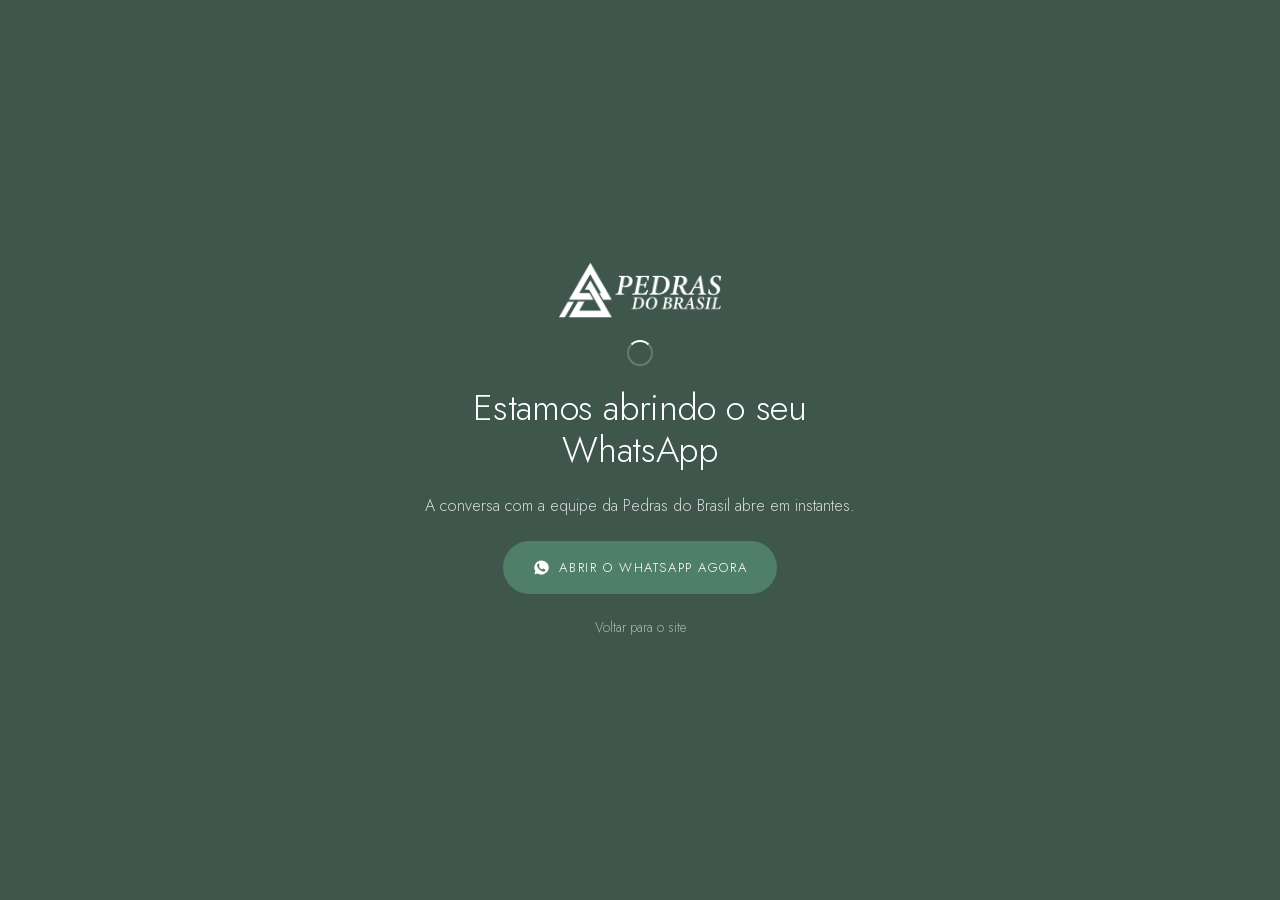
<file: obrigado.html>
<!DOCTYPE html>
<html lang="pt-BR">
<head>
<meta charset="UTF-8">
<meta name="viewport" content="width=device-width, initial-scale=1">
<!-- Google Tag Manager -->
<script>(function(w,d,s,l,i){w[l]=w[l]||[];w[l].push({'gtm.start':
new Date().getTime(),event:'gtm.js'});var f=d.getElementsByTagName(s)[0],
j=d.createElement(s),dl=l!='dataLayer'?'&l='+l:'';j.async=true;j.src=
'https://www.googletagmanager.com/gtm.js?id='+i+dl;f.parentNode.insertBefore(j,f);
})(window,document,'script','dataLayer','GTM-MQ7HWKQK');</script>
<!-- End Google Tag Manager -->
<title>Abrindo o WhatsApp · Pedras do Brasil</title>
<meta name="robots" content="noindex, nofollow">
<meta name="theme-color" content="#3e564c">
<link rel="icon" href="favicon.ico?v=4" sizes="any">
<link rel="icon" href="favicon-256.png?v=4" type="image/png">
<link rel="apple-touch-icon" href="favicon-256.png?v=4">
<link rel="preload" href="assets/fonts/jost-latin.woff2" as="font" type="font/woff2" crossorigin>
<style>
@font-face{font-family:'Jost';font-style:normal;font-weight:300 500;font-display:swap;src:url('assets/fonts/jost-latin.woff2') format('woff2');unicode-range:U+0000-00FF,U+0131,U+0152-0153,U+02BB-02BC,U+02C6,U+02DA,U+02DC,U+0304,U+0308,U+0329,U+2000-206F,U+2074,U+20AC,U+2122,U+2191,U+2193,U+2212,U+2215,U+FEFF,U+FFFD;}
:root{
  --verde-800:#3e564c; --verde-600:#507f69; --verde-700:#465f54;
  --areia:#f2f0e9;
  --ease:cubic-bezier(.22,.61,.36,1);
}
*,*::before,*::after{box-sizing:border-box}
body{margin:0;min-height:100vh;display:grid;place-items:center;
  background:var(--verde-800);color:#fff;padding:clamp(24px,6vw,56px);
  font-family:'Jost','Helvetica Neue',Arial,sans-serif;font-weight:300;line-height:1.62;
  -webkit-font-smoothing:antialiased;text-align:center}
.box{display:grid;justify-items:center;gap:1.35rem;max-width:520px}
img.logo{height:56px;width:auto}
h1{font-weight:300;letter-spacing:-.01em;font-size:clamp(1.6rem,4.4vw,2.3rem);
  line-height:1.15;margin:0;max-width:18ch}
p{margin:0;color:rgba(255,255,255,.8);max-width:44ch;font-size:1rem}
.btn{font-size:.82rem;letter-spacing:.12em;text-transform:uppercase;
  display:inline-flex;align-items:center;justify-content:center;gap:.6rem;
  padding:.95rem 1.8rem;border-radius:100px;background:var(--verde-600);color:#fff;
  text-decoration:none;border:1px solid transparent;transition:background .38s var(--ease)}
.btn:hover{background:var(--verde-700);border-color:rgba(255,255,255,.34)}
.btn svg{width:17px;height:17px;fill:currentColor;flex:none}
.voltar{font-size:.85rem;color:rgba(255,255,255,.55);text-decoration:none}
.voltar:hover{color:#fff}
.spin{width:26px;height:26px;border:2px solid rgba(255,255,255,.22);border-top-color:#fff;
  border-radius:50%;animation:g .9s linear infinite}
@keyframes g{to{transform:rotate(360deg)}}
@media (prefers-reduced-motion:reduce){.spin{animation:none}}
</style>
</head>
<body>
<!-- Google Tag Manager (noscript) -->
<noscript><iframe src="https://www.googletagmanager.com/ns.html?id=GTM-MQ7HWKQK"
height="0" width="0" style="display:none;visibility:hidden"></iframe></noscript>
<!-- End Google Tag Manager -->
  <div class="box">
    <img class="logo" src="assets/img/logo-horizontal-branco.png" alt="Pedras do Brasil" width="260" height="60">
    <div class="spin" aria-hidden="true"></div>
    <h1>Estamos abrindo o seu WhatsApp</h1>
    <p id="msg">A conversa com a equipe da Pedras do Brasil abre em instantes.</p>
    <a class="btn" id="ir" href="https://wa.link/jz4nrm" rel="noopener">
      <svg viewBox="0 0 24 24" aria-hidden="true"><path d="M12 2a10 10 0 00-8.7 15l-1.3 4.7 4.8-1.3A10 10 0 1012 2zm5.8 14.2c-.2.7-1.4 1.3-2 1.4-.5.1-1.2.1-1.9-.1-.4-.1-1-.3-1.8-.6-3-1.3-5-4.4-5.2-4.6-.1-.2-1.2-1.6-1.2-3s.7-2.1 1-2.4c.2-.3.5-.4.7-.4h.5c.2 0 .4 0 .6.5l.8 2c.1.1.1.3 0 .5l-.4.5-.3.3c-.1.1-.3.3-.1.6.2.3.8 1.3 1.7 2.1 1.2 1 2.1 1.4 2.4 1.5.3.1.5.1.6-.1l.7-.9c.2-.2.4-.2.6-.1l1.9.9c.3.1.5.2.5.3.1.2.1.7-.1 1.4z"/></svg>
      Abrir o WhatsApp agora
    </a>
    <a class="voltar" href="/">Voltar para o site</a>
  </div>

<script>
/* Página de obrigado: é aqui que a conversão é contada, antes de sair para o
   WhatsApp. O `?c=<contexto>` diz qual CTA converteu; o destino é sempre o
   link curto da loja, que já leva a mensagem configurada no WhatsApp
   Business. */
(function () {
  'use strict';
  var destino = 'https://wa.link/jz4nrm';
  var contexto = new URLSearchParams(location.search).get('c') || 'contato';

  document.getElementById('ir').href = destino;

  /* Empurra o evento para o dataLayer ANTES de sair, para o GTM disparar a
     tag de conversão sabendo qual CTA converteu. No GTM, usar o gatilho de
     Evento Personalizado "conversao_whatsapp". */
  window.dataLayer = window.dataLayer || [];
  window.dataLayer.push({ event: 'conversao_whatsapp', contexto: contexto });

  /* 1,8s cobre a carga do container e o disparo da tag em conexão móvel.
     replace() para o botão voltar não cair aqui de novo. */
  setTimeout(function () { location.replace(destino); }, 1800);
})();
</script>
</body>
</html>
</file>
